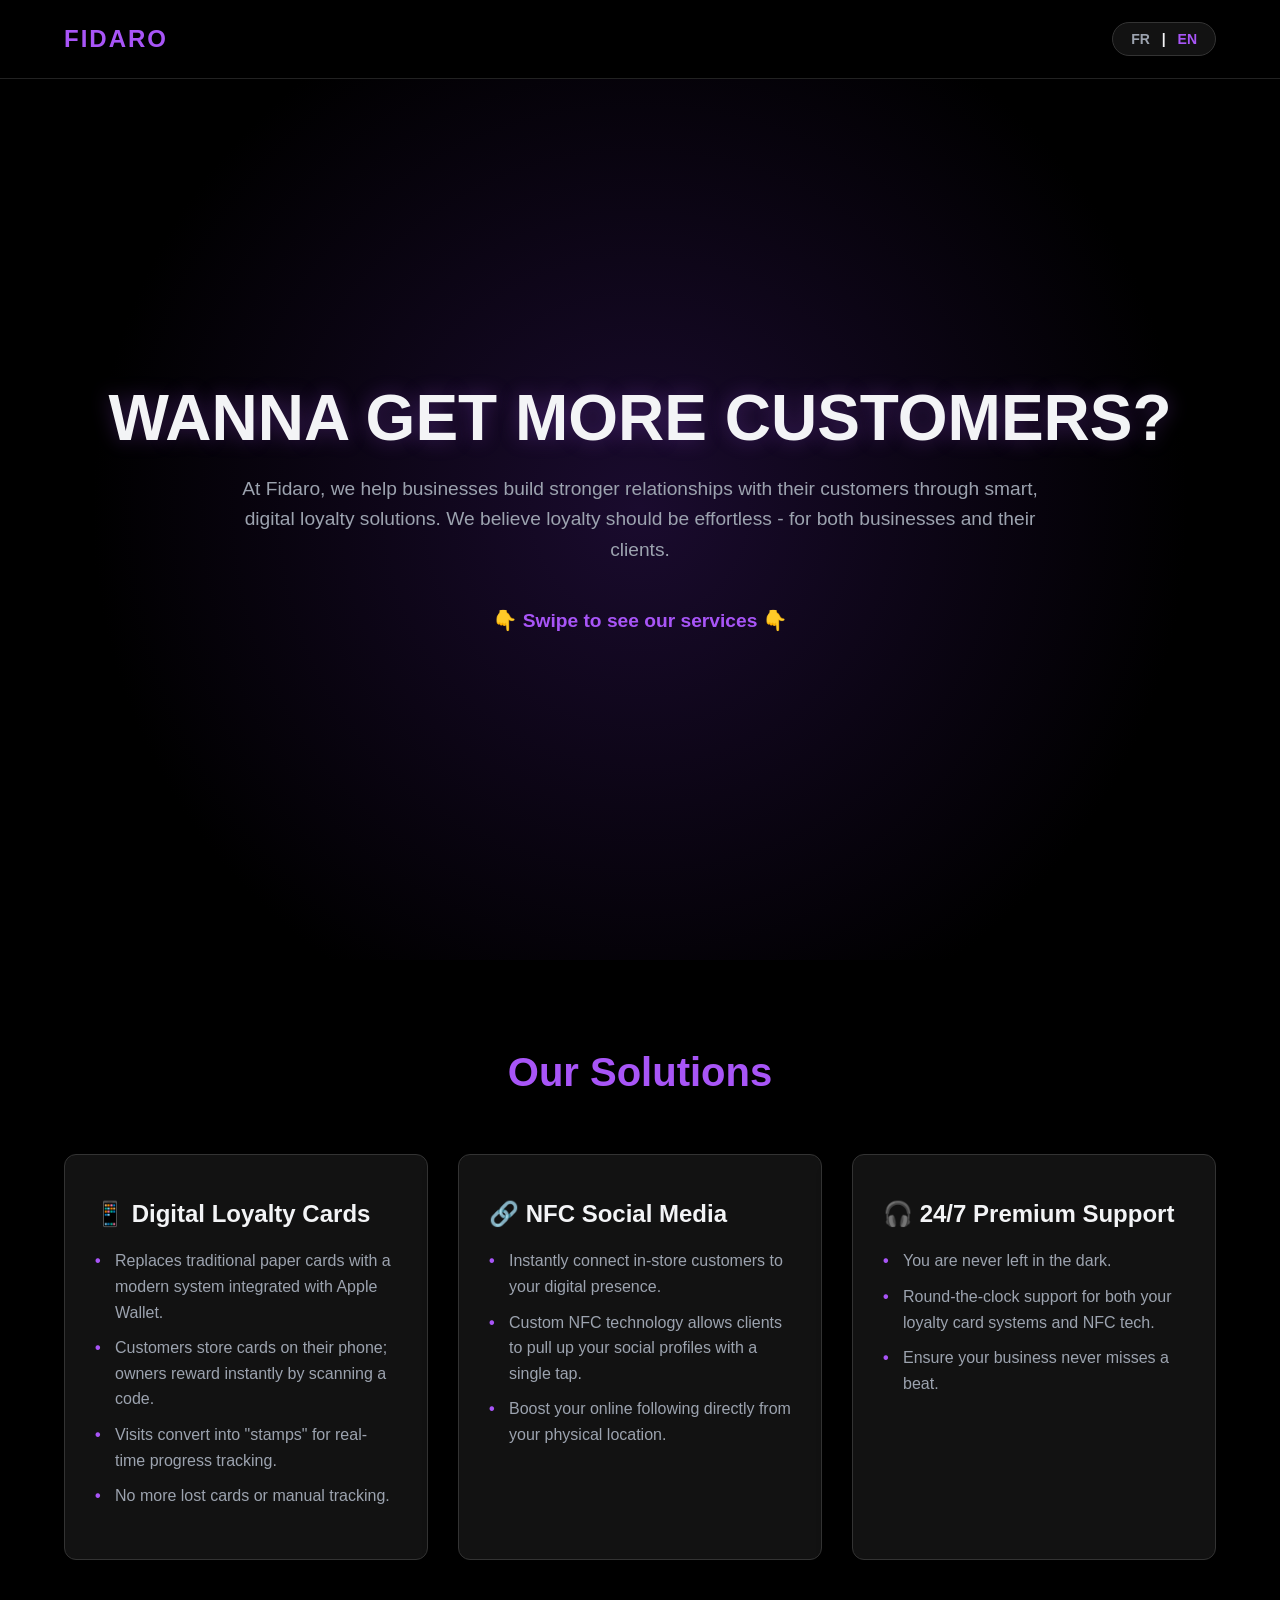
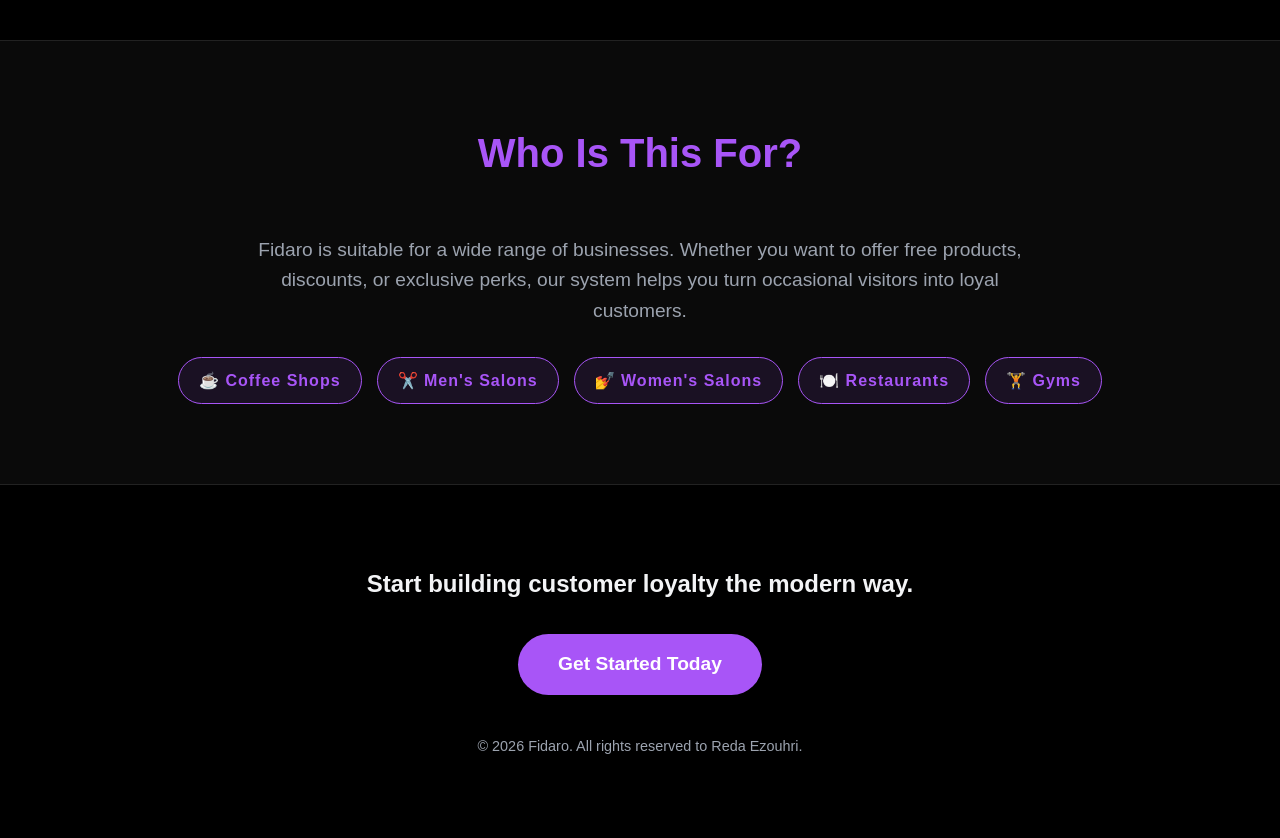
<file: index.html>
<!DOCTYPE html>
<html lang="en">
<head>
    <meta charset="UTF-8">
    <meta name="viewport" content="width=device-width, initial-scale=1.0">
    <title>Fidaro | Digital Loyalty Solutions</title>
    <style>
        /* Base Styles & Reset */
        * {
            margin: 0;
            padding: 0;
            box-sizing: border-box;
            font-family: 'Segoe UI', Tahoma, Geneva, Verdana, sans-serif;
        }

        html {
            scroll-behavior: smooth;
        }

        /* Black and Purple Dark Theme Variables */
        :root {
            --brand-color: #a855f7; /* Vibrant Purple */
            --brand-hover: #9333ea; /* Darker Purple */
            --bg-color: #000000;    /* Deep Black */
            --card-bg: #121212;     /* Slightly lighter black for depth */
            --text-main: #f3f4f6;   /* Off-white for readability */
            --text-muted: #9ca3af;  /* Gray for secondary text */
        }

        body {
            background-color: var(--bg-color);
            color: var(--text-main);
            line-height: 1.6;
        }

        /* Header Navigation */
        header {
            display: flex;
            justify-content: space-between;
            align-items: center;
            padding: 20px 5%;
            background-color: rgba(0, 0, 0, 0.9);
            backdrop-filter: blur(10px);
            border-bottom: 1px solid #222;
            position: fixed;
            width: 100%;
            top: 0;
            z-index: 1000;
        }

        .logo {
            font-size: 24px;
            font-weight: bold;
            color: var(--brand-color);
            text-transform: uppercase;
            letter-spacing: 2px;
        }

        .language-toggle {
            font-size: 14px;
            font-weight: bold;
            background: var(--card-bg);
            padding: 5px 10px;
            border-radius: 20px;
            border: 1px solid #333;
        }

        .language-toggle span {
            cursor: pointer;
            color: var(--text-muted);
            padding: 5px 8px;
            transition: color 0.3s;
        }

        .language-toggle .active {
            color: var(--brand-color);
        }

        /* Hero Section */
        .hero {
            height: 100vh;
            display: flex;
            flex-direction: column;
            justify-content: center;
            align-items: center;
            text-align: center;
            padding: 0 20px;
            background: radial-gradient(circle at center, #1a0b2e 0%, var(--bg-color) 70%);
            margin-top: 60px;
        }

        .hero h1 {
            font-size: 4rem;
            font-weight: 900;
            color: var(--text-main);
            margin-bottom: 20px;
            line-height: 1.1;
            text-shadow: 0 0 20px rgba(168, 85, 247, 0.3);
        }

        .hero p {
            font-size: 1.2rem;
            max-width: 800px;
            color: var(--text-muted);
            margin-bottom: 40px;
        }

        .swipe-indicator {
            font-size: 1.2rem;
            font-weight: bold;
            color: var(--brand-color);
            animation: bounce 2s infinite;
        }

        .swipe-indicator a {
            color: inherit;
            text-decoration: none;
        }

        @keyframes bounce {
            0%, 20%, 50%, 80%, 100% { transform: translateY(0); }
            40% { transform: translateY(-15px); }
            60% { transform: translateY(-7px); }
        }

        /* General Section Styles */
        section {
            padding: 80px 5%;
        }

        h2.section-title {
            text-align: center;
            font-size: 2.5rem;
            margin-bottom: 50px;
            color: var(--brand-color);
        }

        /* Services Grid */
        .services {
            background-color: var(--bg-color);
        }

        .grid-container {
            display: flex;
            flex-wrap: wrap;
            gap: 30px;
            justify-content: center;
        }

        .card {
            background: var(--card-bg);
            padding: 40px 30px;
            border-radius: 12px;
            border: 1px solid #333;
            box-shadow: 0 10px 30px rgba(0,0,0,0.5);
            flex: 1 1 300px;
            max-width: 400px;
            transition: transform 0.3s ease, border-color 0.3s ease;
        }

        .card:hover {
            transform: translateY(-10px);
            border-color: var(--brand-color);
            box-shadow: 0 10px 30px rgba(168, 85, 247, 0.15);
        }

        .card h3 {
            font-size: 1.5rem;
            margin-bottom: 15px;
            color: var(--text-main);
            display: flex;
            align-items: center;
            gap: 10px;
        }

        .card ul {
            list-style: none;
        }

        .card ul li {
            margin-bottom: 10px;
            position: relative;
            padding-left: 20px;
            color: var(--text-muted);
        }

        .card ul li::before {
            content: "•";
            color: var(--brand-color);
            font-weight: bold;
            position: absolute;
            left: 0;
        }

        /* Target Audience Section */
        .audience {
            background-color: #0a0a0a;
            border-top: 1px solid #222;
            border-bottom: 1px solid #222;
            text-align: center;
        }

        .audience p {
            font-size: 1.2rem;
            max-width: 800px;
            margin: 0 auto 30px;
            color: var(--text-muted);
        }

        .tags {
            display: flex;
            justify-content: center;
            gap: 15px;
            flex-wrap: wrap;
        }

        .tag {
            background: rgba(168, 85, 247, 0.1);
            border: 1px solid var(--brand-color);
            color: var(--brand-color);
            padding: 10px 20px;
            border-radius: 50px;
            font-weight: bold;
            letter-spacing: 1px;
        }

        /* Footer */
        footer {
            background-color: var(--bg-color);
            text-align: center;
            padding: 80px 20px;
        }

        footer h2 {
            margin-bottom: 30px;
        }

        .cta-button {
            display: inline-block;
            background-color: var(--brand-color);
            color: white;
            padding: 15px 40px;
            font-size: 1.2rem;
            font-weight: bold;
            text-decoration: none;
            border-radius: 50px;
            transition: background 0.3s, box-shadow 0.3s;
        }

        .cta-button:hover {
            background-color: var(--brand-hover);
            box-shadow: 0 0 20px rgba(168, 85, 247, 0.4);
        }

        /* Responsive */
        @media (max-width: 768px) {
            .hero h1 { font-size: 2.5rem; }
            section { padding: 50px 20px; }
        }

        /* Language Utility Classes */
        .content-fr { display: none; } /* Hidden by default */
    </style>
</head>
<body>

    <header>
        <div class="logo">Fidaro</div>
        <div class="language-toggle">
            <span id="btn-fr" onclick="setLanguage('fr')">FR</span> | <span id="btn-en" class="active" onclick="setLanguage('en')">EN</span>
        </div>
    </header>

    <div class="lang-content content-en">
        <section class="hero">
            <h1>WANNA GET MORE CUSTOMERS?</h1>
            <p>At Fidaro, we help businesses build stronger relationships with their customers through smart, digital loyalty solutions. We believe loyalty should be effortless - for both businesses and their clients.</p>
            <div class="swipe-indicator">
                <a href="#services-en">👇 Swipe to see our services 👇</a>
            </div>
        </section>

        <section id="services-en" class="services">
            <h2 class="section-title">Our Solutions</h2>
            <div class="grid-container">
                <div class="card">
                    <h3>📱 Digital Loyalty Cards</h3>
                    <ul>
                        <li>Replaces traditional paper cards with a modern system integrated with Apple Wallet.</li>
                        <li>Customers store cards on their phone; owners reward instantly by scanning a code.</li>
                        <li>Visits convert into "stamps" for real-time progress tracking.</li>
                        <li>No more lost cards or manual tracking.</li>
                    </ul>
                </div>
                <div class="card">
                    <h3>🔗 NFC Social Media</h3>
                    <ul>
                        <li>Instantly connect in-store customers to your digital presence.</li>
                        <li>Custom NFC technology allows clients to pull up your social profiles with a single tap.</li>
                        <li>Boost your online following directly from your physical location.</li>
                    </ul>
                </div>
                <div class="card">
                    <h3>🎧 24/7 Premium Support</h3>
                    <ul>
                        <li>You are never left in the dark.</li>
                        <li>Round-the-clock support for both your loyalty card systems and NFC tech.</li>
                        <li>Ensure your business never misses a beat.</li>
                    </ul>
                </div>
            </div>
        </section>

        <section class="audience">
            <h2 class="section-title">Who Is This For?</h2>
            <p>Fidaro is suitable for a wide range of businesses. Whether you want to offer free products, discounts, or exclusive perks, our system helps you turn occasional visitors into loyal customers.</p>
            <div class="tags">
                <div class="tag">☕ Coffee Shops</div>
                <div class="tag">✂️ Men's Salons</div>
                <div class="tag">💅 Women's Salons</div>
                <div class="tag">🍽️ Restaurants</div>
                <div class="tag">🏋️ Gyms</div>
            </div>
        </section>

        <footer>
            <h2>Start building customer loyalty the modern way.</h2>
            <a href="mailto:contact@fidaro.com" class="cta-button">Get Started Today</a>
            <p style="margin-top: 40px; font-size: 0.9rem; color: var(--text-muted);">&copy; 2026 Fidaro. All rights reserved to Reda Ezouhri.</p>
        </footer>
    </div>

    <div class="lang-content content-fr">
        <section class="hero">
            <h1>VOUS VOULEZ PLUS DE CLIENTS ?</h1>
            <p>Chez Fidaro, nous aidons les entreprises à nouer des relations plus solides avec leurs clients grâce à des solutions de fidélité numériques et intelligentes. Nous pensons que la fidélité doit être simple, tant pour les entreprises que pour leurs clients.</p>
            <div class="swipe-indicator">
                <a href="#services-fr">👇 Faites glisser pour voir nos services 👇</a>
            </div>
        </section>

        <section id="services-fr" class="services">
            <h2 class="section-title">Nos Solutions</h2>
            <div class="grid-container">
                <div class="card">
                    <h3>📱 Cartes de Fidélité Numériques</h3>
                    <ul>
                        <li>Remplace les cartes en papier traditionnelles par un système moderne intégré à Apple Wallet.</li>
                        <li>Les clients stockent leurs cartes sur leur téléphone ; vous les récompensez instantanément en scannant un code.</li>
                        <li>Les visites se transforment en « tampons » pour un suivi de la progression en temps réel.</li>
                        <li>Fini les cartes perdues et le suivi manuel.</li>
                    </ul>
                </div>
                <div class="card">
                    <h3>🔗 Réseaux Sociaux via NFC</h3>
                    <ul>
                        <li>Connectez instantanément vos clients en magasin à votre présence numérique.</li>
                        <li>La technologie NFC personnalisée permet aux clients d'accéder à vos profils sociaux d'un simple geste.</li>
                        <li>Développez votre audience en ligne directement depuis votre point de vente.</li>
                    </ul>
                </div>
                <div class="card">
                    <h3>🎧 Support Premium 24/7</h3>
                    <ul>
                        <li>Vous n'êtes jamais laissé à l'abandon.</li>
                        <li>Une assistance 24h/24 et 7j/7 pour vos systèmes de cartes de fidélité et votre technologie NFC.</li>
                        <li>Assurez-vous que votre entreprise ne manque jamais une opportunité.</li>
                    </ul>
                </div>
            </div>
        </section>

        <section class="audience">
            <h2 class="section-title">Pour Qui ?</h2>
            <p>Fidaro s'adapte à un large éventail d'entreprises. Que vous souhaitiez offrir des produits gratuits, des réductions ou des avantages exclusifs, notre système vous aide à transformer des visiteurs occasionnels en clients fidèles.</p>
            <div class="tags">
                <div class="tag">☕ Cafés</div>
                <div class="tag">✂️ Salons pour Hommes</div>
                <div class="tag">💅 Salons pour Femmes</div>
                <div class="tag">🍽️ Restaurants</div>
                <div class="tag">🏋️ Salles de Sport</div>
            </div>
        </section>

        <footer>
            <h2>Commencez à fidéliser vos clients de manière moderne.</h2>
            <a href="mailto:contact@fidaro.com" class="cta-button">Commencez Dès Aujourd'hui</a>
            <p style="margin-top: 40px; font-size: 0.9rem; color: var(--text-muted);">&copy; 2026 Fidaro. Tous droits réservés a Reda Ezouhri.</p>
        </footer>
    </div>

    <script>
        function setLanguage(lang) {
            // Hide all language content
            const allContent = document.querySelectorAll('.lang-content');
            allContent.forEach(el => el.style.display = 'none');
            
            // Show selected language content
            const selectedContent = document.querySelectorAll(`.content-${lang}`);
            selectedContent.forEach(el => el.style.display = 'block');
            
            // Update button active states
            document.getElementById('btn-en').classList.remove('active');
            document.getElementById('btn-fr').classList.remove('active');
            document.getElementById(`btn-${lang}`).classList.add('active');
        }
    </script>

</body>
</html>
</file>
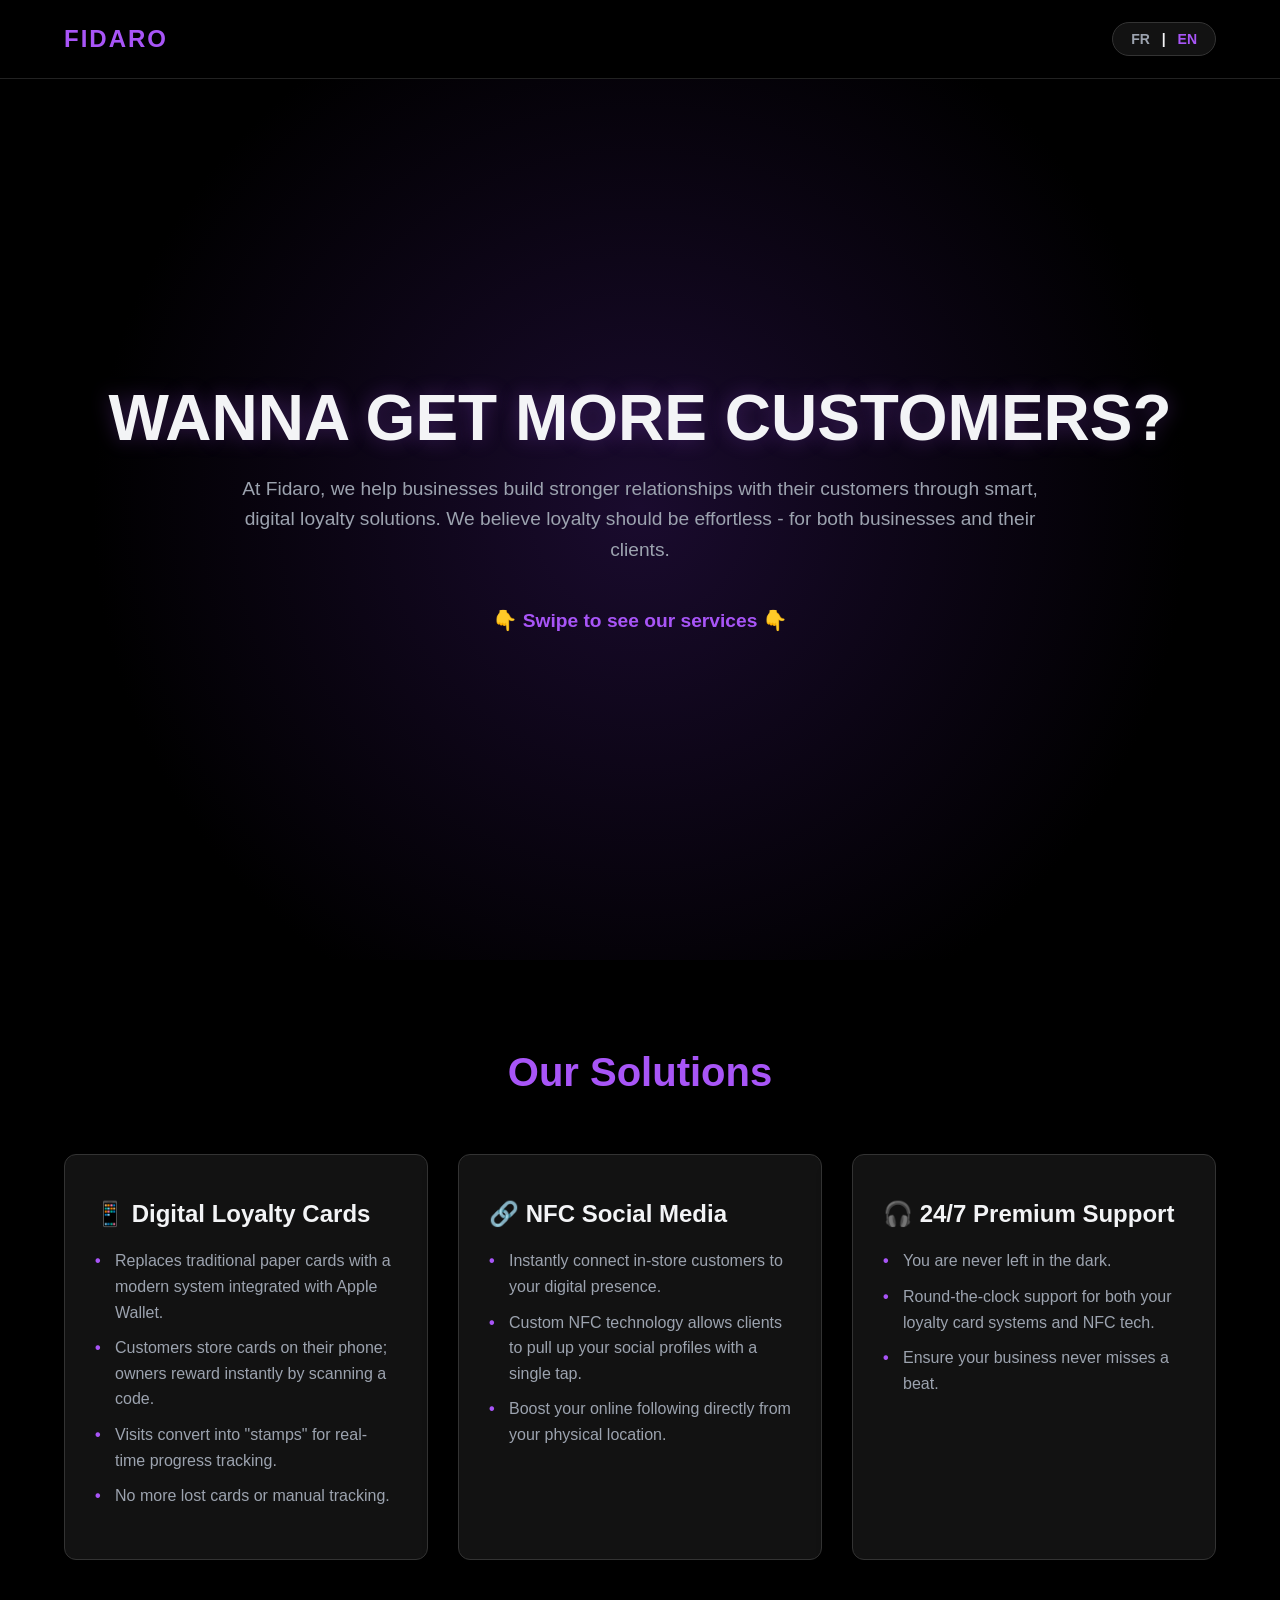
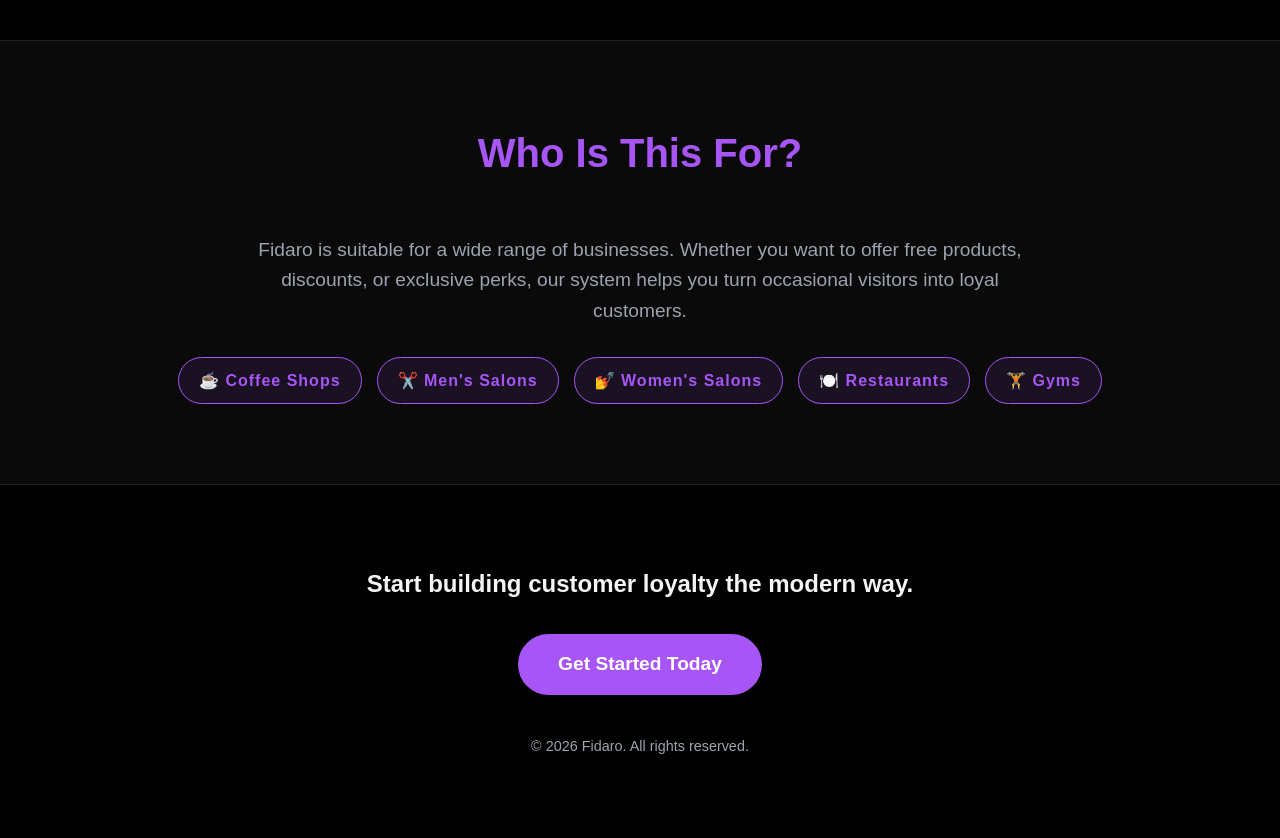
<file: fidaro.html>
<!DOCTYPE html>
<html lang="en">
<head>
    <meta charset="UTF-8">
    <meta name="viewport" content="width=device-width, initial-scale=1.0">
    <title>Fidaro | Digital Loyalty Solutions</title>
    <style>
        /* Base Styles & Reset */
        * {
            margin: 0;
            padding: 0;
            box-sizing: border-box;
            font-family: 'Segoe UI', Tahoma, Geneva, Verdana, sans-serif;
        }

        html {
            scroll-behavior: smooth;
        }

        /* Black and Purple Dark Theme Variables */
        :root {
            --brand-color: #a855f7; /* Vibrant Purple */
            --brand-hover: #9333ea; /* Darker Purple */
            --bg-color: #000000;    /* Deep Black */
            --card-bg: #121212;     /* Slightly lighter black for depth */
            --text-main: #f3f4f6;   /* Off-white for readability */
            --text-muted: #9ca3af;  /* Gray for secondary text */
        }

        body {
            background-color: var(--bg-color);
            color: var(--text-main);
            line-height: 1.6;
        }

        /* Header Navigation */
        header {
            display: flex;
            justify-content: space-between;
            align-items: center;
            padding: 20px 5%;
            background-color: rgba(0, 0, 0, 0.9);
            backdrop-filter: blur(10px);
            border-bottom: 1px solid #222;
            position: fixed;
            width: 100%;
            top: 0;
            z-index: 1000;
        }

        .logo {
            font-size: 24px;
            font-weight: bold;
            color: var(--brand-color);
            text-transform: uppercase;
            letter-spacing: 2px;
        }

        .language-toggle {
            font-size: 14px;
            font-weight: bold;
            background: var(--card-bg);
            padding: 5px 10px;
            border-radius: 20px;
            border: 1px solid #333;
        }

        .language-toggle span {
            cursor: pointer;
            color: var(--text-muted);
            padding: 5px 8px;
            transition: color 0.3s;
        }

        .language-toggle .active {
            color: var(--brand-color);
        }

        /* Hero Section */
        .hero {
            height: 100vh;
            display: flex;
            flex-direction: column;
            justify-content: center;
            align-items: center;
            text-align: center;
            padding: 0 20px;
            background: radial-gradient(circle at center, #1a0b2e 0%, var(--bg-color) 70%);
            margin-top: 60px;
        }

        .hero h1 {
            font-size: 4rem;
            font-weight: 900;
            color: var(--text-main);
            margin-bottom: 20px;
            line-height: 1.1;
            text-shadow: 0 0 20px rgba(168, 85, 247, 0.3);
        }

        .hero p {
            font-size: 1.2rem;
            max-width: 800px;
            color: var(--text-muted);
            margin-bottom: 40px;
        }

        .swipe-indicator {
            font-size: 1.2rem;
            font-weight: bold;
            color: var(--brand-color);
            animation: bounce 2s infinite;
        }

        .swipe-indicator a {
            color: inherit;
            text-decoration: none;
        }

        @keyframes bounce {
            0%, 20%, 50%, 80%, 100% { transform: translateY(0); }
            40% { transform: translateY(-15px); }
            60% { transform: translateY(-7px); }
        }

        /* General Section Styles */
        section {
            padding: 80px 5%;
        }

        h2.section-title {
            text-align: center;
            font-size: 2.5rem;
            margin-bottom: 50px;
            color: var(--brand-color);
        }

        /* Services Grid */
        .services {
            background-color: var(--bg-color);
        }

        .grid-container {
            display: flex;
            flex-wrap: wrap;
            gap: 30px;
            justify-content: center;
        }

        .card {
            background: var(--card-bg);
            padding: 40px 30px;
            border-radius: 12px;
            border: 1px solid #333;
            box-shadow: 0 10px 30px rgba(0,0,0,0.5);
            flex: 1 1 300px;
            max-width: 400px;
            transition: transform 0.3s ease, border-color 0.3s ease;
        }

        .card:hover {
            transform: translateY(-10px);
            border-color: var(--brand-color);
            box-shadow: 0 10px 30px rgba(168, 85, 247, 0.15);
        }

        .card h3 {
            font-size: 1.5rem;
            margin-bottom: 15px;
            color: var(--text-main);
            display: flex;
            align-items: center;
            gap: 10px;
        }

        .card ul {
            list-style: none;
        }

        .card ul li {
            margin-bottom: 10px;
            position: relative;
            padding-left: 20px;
            color: var(--text-muted);
        }

        .card ul li::before {
            content: "•";
            color: var(--brand-color);
            font-weight: bold;
            position: absolute;
            left: 0;
        }

        /* Target Audience Section */
        .audience {
            background-color: #0a0a0a;
            border-top: 1px solid #222;
            border-bottom: 1px solid #222;
            text-align: center;
        }

        .audience p {
            font-size: 1.2rem;
            max-width: 800px;
            margin: 0 auto 30px;
            color: var(--text-muted);
        }

        .tags {
            display: flex;
            justify-content: center;
            gap: 15px;
            flex-wrap: wrap;
        }

        .tag {
            background: rgba(168, 85, 247, 0.1);
            border: 1px solid var(--brand-color);
            color: var(--brand-color);
            padding: 10px 20px;
            border-radius: 50px;
            font-weight: bold;
            letter-spacing: 1px;
        }

        /* Footer */
        footer {
            background-color: var(--bg-color);
            text-align: center;
            padding: 80px 20px;
        }

        footer h2 {
            margin-bottom: 30px;
        }

        .cta-button {
            display: inline-block;
            background-color: var(--brand-color);
            color: white;
            padding: 15px 40px;
            font-size: 1.2rem;
            font-weight: bold;
            text-decoration: none;
            border-radius: 50px;
            transition: background 0.3s, box-shadow 0.3s;
        }

        .cta-button:hover {
            background-color: var(--brand-hover);
            box-shadow: 0 0 20px rgba(168, 85, 247, 0.4);
        }

        /* Responsive */
        @media (max-width: 768px) {
            .hero h1 { font-size: 2.5rem; }
            section { padding: 50px 20px; }
        }

        /* Language Utility Classes */
        .content-fr { display: none; } /* Hidden by default */
    </style>
</head>
<body>

    <header>
        <div class="logo">Fidaro</div>
        <div class="language-toggle">
            <span id="btn-fr" onclick="setLanguage('fr')">FR</span> | <span id="btn-en" class="active" onclick="setLanguage('en')">EN</span>
        </div>
    </header>

    <div class="lang-content content-en">
        <section class="hero">
            <h1>WANNA GET MORE CUSTOMERS?</h1>
            <p>At Fidaro, we help businesses build stronger relationships with their customers through smart, digital loyalty solutions. We believe loyalty should be effortless - for both businesses and their clients.</p>
            <div class="swipe-indicator">
                <a href="#services-en">👇 Swipe to see our services 👇</a>
            </div>
        </section>

        <section id="services-en" class="services">
            <h2 class="section-title">Our Solutions</h2>
            <div class="grid-container">
                <div class="card">
                    <h3>📱 Digital Loyalty Cards</h3>
                    <ul>
                        <li>Replaces traditional paper cards with a modern system integrated with Apple Wallet.</li>
                        <li>Customers store cards on their phone; owners reward instantly by scanning a code.</li>
                        <li>Visits convert into "stamps" for real-time progress tracking.</li>
                        <li>No more lost cards or manual tracking.</li>
                    </ul>
                </div>
                <div class="card">
                    <h3>🔗 NFC Social Media</h3>
                    <ul>
                        <li>Instantly connect in-store customers to your digital presence.</li>
                        <li>Custom NFC technology allows clients to pull up your social profiles with a single tap.</li>
                        <li>Boost your online following directly from your physical location.</li>
                    </ul>
                </div>
                <div class="card">
                    <h3>🎧 24/7 Premium Support</h3>
                    <ul>
                        <li>You are never left in the dark.</li>
                        <li>Round-the-clock support for both your loyalty card systems and NFC tech.</li>
                        <li>Ensure your business never misses a beat.</li>
                    </ul>
                </div>
            </div>
        </section>

        <section class="audience">
            <h2 class="section-title">Who Is This For?</h2>
            <p>Fidaro is suitable for a wide range of businesses. Whether you want to offer free products, discounts, or exclusive perks, our system helps you turn occasional visitors into loyal customers.</p>
            <div class="tags">
                <div class="tag">☕ Coffee Shops</div>
                <div class="tag">✂️ Men's Salons</div>
                <div class="tag">💅 Women's Salons</div>
                <div class="tag">🍽️ Restaurants</div>
                <div class="tag">🏋️ Gyms</div>
            </div>
        </section>

        <footer>
            <h2>Start building customer loyalty the modern way.</h2>
            <a href="mailto:contact@fidaro.com" class="cta-button">Get Started Today</a>
            <p style="margin-top: 40px; font-size: 0.9rem; color: var(--text-muted);">&copy; 2026 Fidaro. All rights reserved.</p>
        </footer>
    </div>

    <div class="lang-content content-fr">
        <section class="hero">
            <h1>VOUS VOULEZ PLUS DE CLIENTS ?</h1>
            <p>Chez Fidaro, nous aidons les entreprises à nouer des relations plus solides avec leurs clients grâce à des solutions de fidélité numériques et intelligentes. Nous pensons que la fidélité doit être simple, tant pour les entreprises que pour leurs clients.</p>
            <div class="swipe-indicator">
                <a href="#services-fr">👇 Faites glisser pour voir nos services 👇</a>
            </div>
        </section>

        <section id="services-fr" class="services">
            <h2 class="section-title">Nos Solutions</h2>
            <div class="grid-container">
                <div class="card">
                    <h3>📱 Cartes de Fidélité Numériques</h3>
                    <ul>
                        <li>Remplace les cartes en papier traditionnelles par un système moderne intégré à Apple Wallet.</li>
                        <li>Les clients stockent leurs cartes sur leur téléphone ; vous les récompensez instantanément en scannant un code.</li>
                        <li>Les visites se transforment en « tampons » pour un suivi de la progression en temps réel.</li>
                        <li>Fini les cartes perdues et le suivi manuel.</li>
                    </ul>
                </div>
                <div class="card">
                    <h3>🔗 Réseaux Sociaux via NFC</h3>
                    <ul>
                        <li>Connectez instantanément vos clients en magasin à votre présence numérique.</li>
                        <li>La technologie NFC personnalisée permet aux clients d'accéder à vos profils sociaux d'un simple geste.</li>
                        <li>Développez votre audience en ligne directement depuis votre point de vente.</li>
                    </ul>
                </div>
                <div class="card">
                    <h3>🎧 Support Premium 24/7</h3>
                    <ul>
                        <li>Vous n'êtes jamais laissé à l'abandon.</li>
                        <li>Une assistance 24h/24 et 7j/7 pour vos systèmes de cartes de fidélité et votre technologie NFC.</li>
                        <li>Assurez-vous que votre entreprise ne manque jamais une opportunité.</li>
                    </ul>
                </div>
            </div>
        </section>

        <section class="audience">
            <h2 class="section-title">Pour Qui ?</h2>
            <p>Fidaro s'adapte à un large éventail d'entreprises. Que vous souhaitiez offrir des produits gratuits, des réductions ou des avantages exclusifs, notre système vous aide à transformer des visiteurs occasionnels en clients fidèles.</p>
            <div class="tags">
                <div class="tag">☕ Cafés</div>
                <div class="tag">✂️ Salons pour Hommes</div>
                <div class="tag">💅 Salons pour Femmes</div>
                <div class="tag">🍽️ Restaurants</div>
                <div class="tag">🏋️ Salles de Sport</div>
            </div>
        </section>

        <footer>
            <h2>Commencez à fidéliser vos clients de manière moderne.</h2>
            <a href="mailto:contact@fidaro.com" class="cta-button">Commencez Dès Aujourd'hui</a>
            <p style="margin-top: 40px; font-size: 0.9rem; color: var(--text-muted);">&copy; 2026 Fidaro. Tous droits réservés.</p>
        </footer>
    </div>

    <script>
        function setLanguage(lang) {
            // Hide all language content
            const allContent = document.querySelectorAll('.lang-content');
            allContent.forEach(el => el.style.display = 'none');
            
            // Show selected language content
            const selectedContent = document.querySelectorAll(`.content-${lang}`);
            selectedContent.forEach(el => el.style.display = 'block');
            
            // Update button active states
            document.getElementById('btn-en').classList.remove('active');
            document.getElementById('btn-fr').classList.remove('active');
            document.getElementById(`btn-${lang}`).classList.add('active');
        }
    </script>

</body>
</html>
</file>
